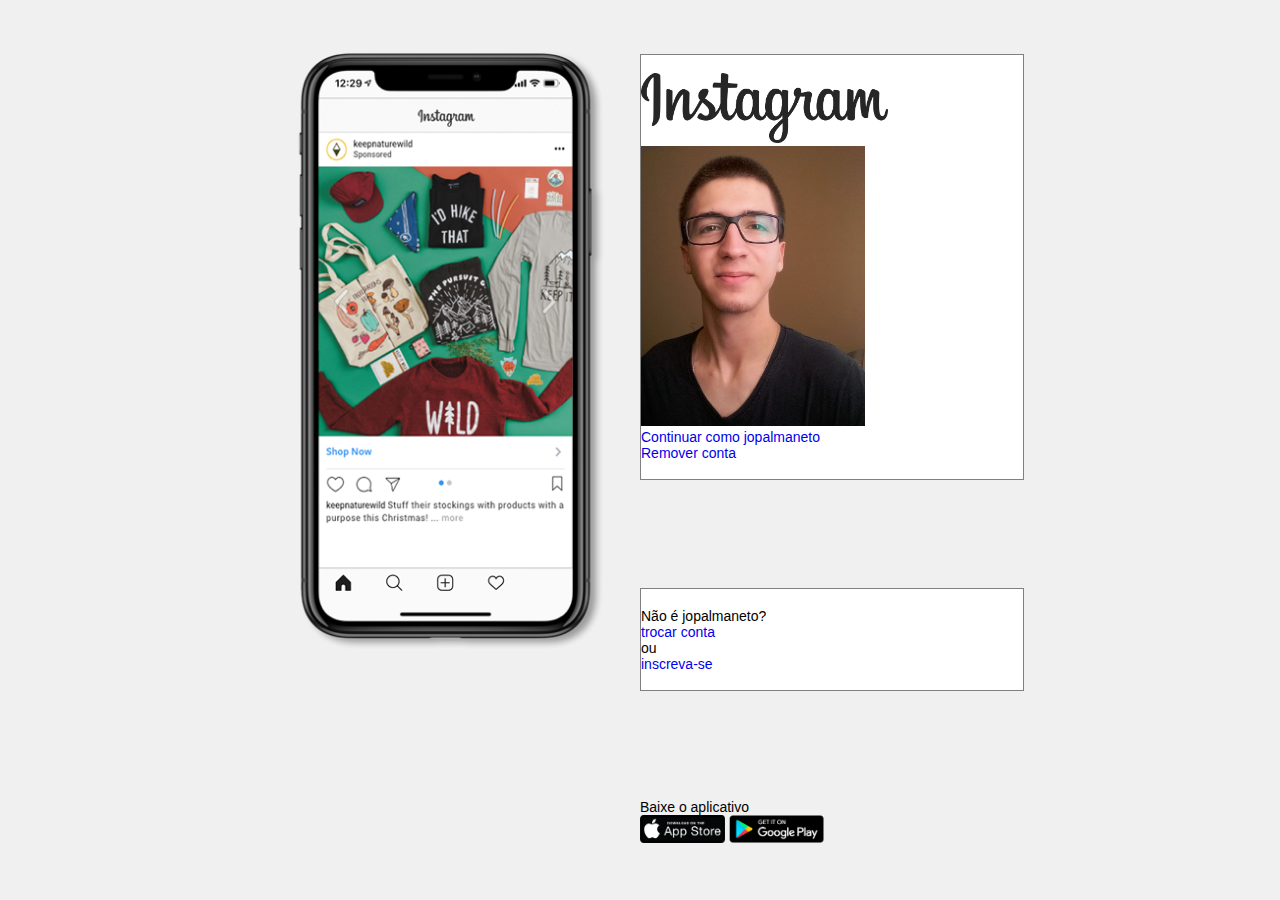
<file: index.html>
<!DOCTYPE html>
<html lang="en">

    <head>
        <meta charset="UTF-8">
        <meta name="viewport" content="width=device-width, initial-scale=1.0">
        <link rel="stylesheet" href="style.css">
        <title>Instagram </title>
    </head>

    <body>
        <div class="wrapper">

            <div class="cellphone">
                <img src="img/cellphone.png" alt="">
            </div>

            <div class="login">
                <div class="login-box">
                    <div class="login-box-logo">
                        <img src="img/instagram-logo.png" alt="">
                    </div>

                    <div class="login-profile-pic">
                        <img src="img/eu.jpg" alt="">
                    </div>

                    <a href="#" class="login-link-continue"> Continuar como jopalmaneto </a> 
                    <a href="#" class="login-link"> Remover conta </a>
                </div>

                <div class="login-box">
                    <p class="login-plain-text"> Não é jopalmaneto? </p> 
                    <p class="login-plain-text"> </p> 
                        <a href="#" class="login-link"> trocar conta </a> 
                        ou 
                        <a href="#" class="login-link"> inscreva-se </a>
                    </p>
                </div>

                <div class="login-getapp">
                    <p class="login-plain-text"> Baixe o aplicativo </p>
                    
                    <div class="login-getapp-download">
                        <img src="img/appstore.png" alt="">
                        <img src="img/playstore.png" alt="">
                    </div>
                </div>
            </div>

        </div>
    </body>
</html>
</file>
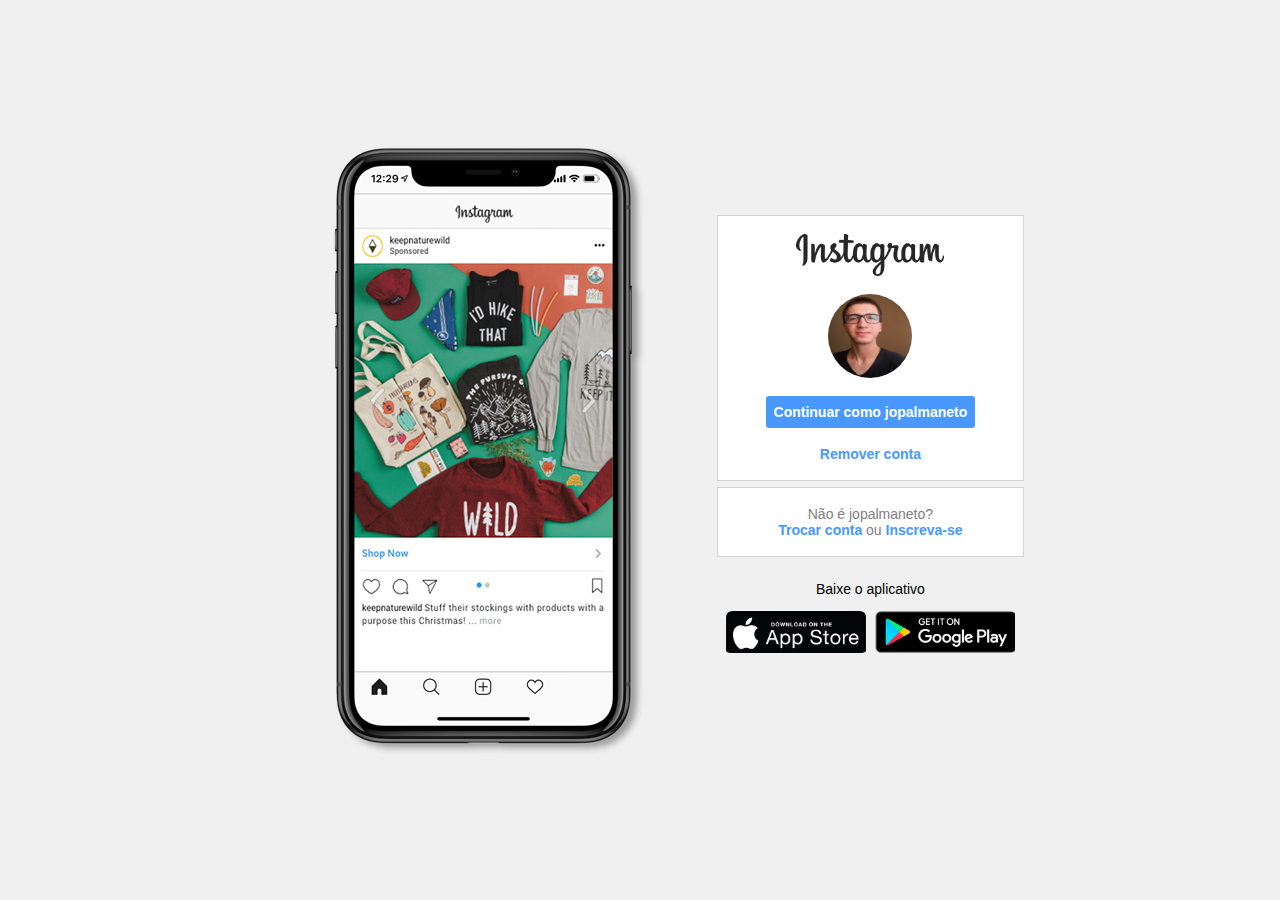
<file: code/index.html>
<!DOCTYPE html>
<html lang="en">

    <head>
        <meta charset="UTF-8">
        <meta name="viewport" content="width=device-width, initial-scale=1.0">
        <link rel="stylesheet" href="style.css">
        <title>Instagram </title>
    </head>

    <body>
        <div class="wrapper">

            <div class="cellphone">
                <img src="img/cellphone.png" alt="">
            </div>

            <div class="login">
                <div class="login-box">
                    <img class="login-box-logo" src="img/instagram-logo.png" alt="">
                    
                    <div class="login-box-profile">
                        <img src="img/eu.jpg" alt="">
                    </div>

                    <a href="#" class="login-link-continue"> Continuar como jopalmaneto </a> 
                    <a href="#" class="login-link"> Remover conta </a>
                </div>

                <div class="login-box">
                    <p class="login-plain-text"> Não é jopalmaneto? </p> 
                    <p class="login-plain-text">
                        <a href="#" class="login-link">Trocar conta<a> 
                        ou 
                        <a href="#" class="login-link">Inscreva-se </a>
                    </p>
                </div>

                <div class="login-getapp">
                    <p> Baixe o aplicativo </p>
                    
                    <div class="login-getapp-download">
                        <a href="#" class="login-getapp-download-link"></a>
                        <a href="#" class="login-getapp-download-link"></a>
                    </div>
                </div>
            </div>

        </div>
    </body>
</html>
</file>
<file: style.css>
* {
    padding: 0;
    margin: 0;
    box-sizing: border-box;
    text-decoration: none;
    font-family: sans-serif;
    font-size: 14px;
}

body{
    width: 100%;
    min-height: 100vh;
    background-color: rgb(241, 240, 240);
    padding: 0;
    margin: 0;
    display: flex;
    justify-content: center;
}

.wrapper{
    display: flex;
    align-content: center;
    justify-content: start;
    width: 60%;
    height: 100vh;
}

.cellphone{
    display: flex;
    align-content: center;
    justify-content: center;
    width: 50%;
}

.cellphone img{
    height: 50rem;
}

.login {
    display: flex;
    justify-content: space-around;
    align-content: center;
    flex-direction: column;
    min-height: 34rem;
    width: 50%;
}

.login-box {
    display: flex;
    justify-content: space-between;
    align-content: center;
    flex-direction: column;
    background-color: white;
    padding: 1.3rem 0;
    width: 100%;
    border: 1px solid gray;
}

.login-box-logo img{
    height: 5rem;
}

.login-profile-pic img{
    height: 20rem;
}

.login-getapp img{
    height: 2rem;
}
</file>
<file: code/style.css>
* {
    padding: 0;
    margin: 0;
    box-sizing: border-box;
    text-decoration: none;
    font-family: sans-serif;
    font-size: 14px;
}

body{
    width: 100%;
    min-height: 100vh;
    background-color: rgb(241, 240, 240);
    padding: 0;
    margin: 0;
    display: flex;
    justify-content: center;
}

.wrapper{
    display: flex;
    align-items: center;
    justify-content: start;
    width: 60%;
    height: 100vh;
}

.cellphone{
    display: flex;
    align-items: center;
    justify-content: center;
    height: 50rem;
    width: 60%;
}


.login {
    display: flex;
    justify-content: space-around;
    align-items: center;
    flex-direction: column;
    min-height: 34rem;
    width: 40%;
}

.login-box {
    display: flex;
    flex-direction: column;
    justify-content: space-between; /* vertical */
    align-items: center;
    background-color: white;
    padding: 1.3rem 0;
    width: 100%;
    border: 1px solid lightgray;
}
.login-box:nth-child(1){
    min-height: 19rem;
}
.login-box-profile{
    display: flex;
    justify-content: center;
    align-items: center;
    border-radius: 50%;
    overflow: hidden;
}

.login-box-profile img{
    height: 6rem;
    width: 6rem;
}

.login-box-logo{
    height: 3rem;
}

.login-link-continue{
    background-color: #4898ff;
    font-weight: bold;
    color: white;
    border-radius: 3px;
    padding: 8px;
}

.login-plain-text{
    color: gray;
}

.login-link{
    color: #4898ff;
    font-weight: bold;
}

.login-getapp{
    display: flex;
    align-items: center;
    justify-content: center;
    flex-direction: column;
    padding: 1.3rem 0;
    width: 100%;
}

.login-getapp-download{
    display: flex;
    justify-content: space-evenly;
    align-items: center;
    width: 100%;
    padding: 1rem 0;
}

.login-getapp-download-link{
    height: 3rem;
    width: 10rem;
    background-size: cover;
    border-radius: 5%;
}

.login-getapp-download-link:nth-child(1){
    background-image: url('./img/appstore.png');
}

.login-getapp-download-link:nth-child(2){
    background-image: url('./img/playstore.png');
}
</file>
